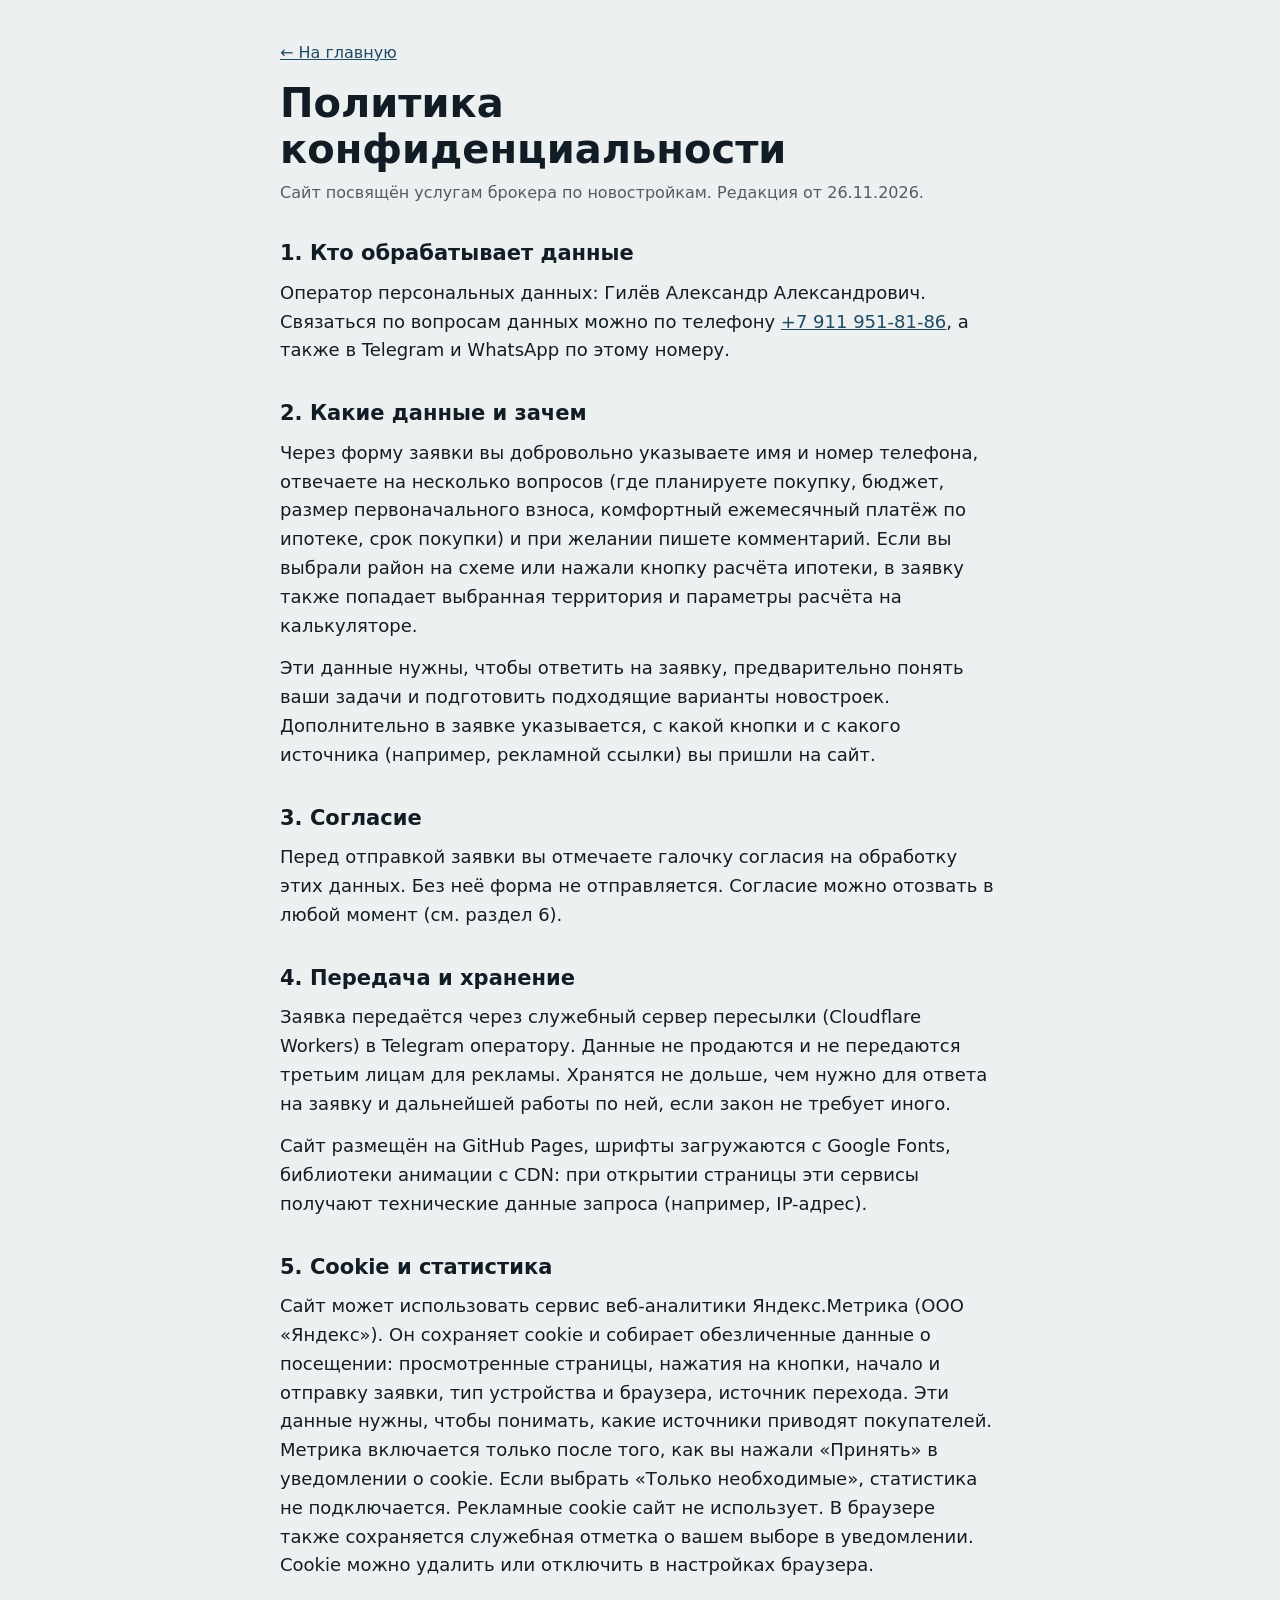
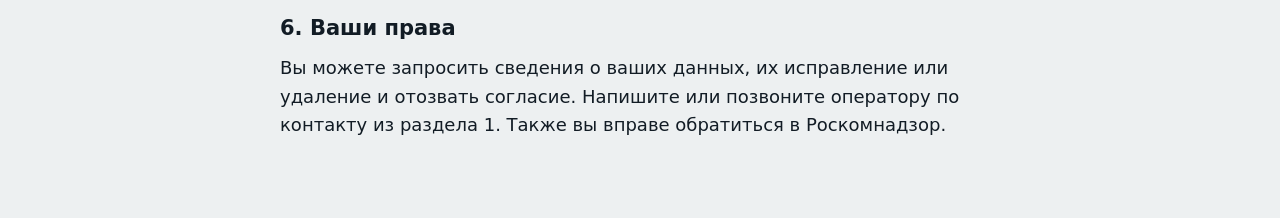
<file: privacy.html>
<!doctype html>
<html lang="ru">
<head>
<meta charset="utf-8">
<meta name="viewport" content="width=device-width, initial-scale=1">
<title>Политика конфиденциальности - Александр Гилёв</title>
<meta name="description" content="Какие данные собирает сайт брокера по новостройкам Александра Гилёва, зачем и как их удалить.">
<style>
:root{--bg:#edf0f1;--text:#121c25;--muted:#515d66;--accent:#1f4a63}
body{margin:0;background:var(--bg);color:var(--text);font:18px/1.6 system-ui,-apple-system,"Segoe UI",sans-serif}
main{max-width:720px;margin:0 auto;padding:40px 20px 64px}
h1{font-size:clamp(28px,5vw,40px);line-height:1.15;margin:0 0 8px}
h2{font-size:21px;margin:32px 0 8px}
p{margin:0 0 14px}
a{color:var(--accent)}
.note{color:var(--muted);font-size:16px}
</style>
</head>
<body>
<main>
<p class="note"><a href="index.html">← На главную</a></p>
<h1>Политика конфиденциальности</h1>
<p class="note">Сайт посвящён услугам брокера по новостройкам. Редакция от 26.11.2026.</p>

<h2>1. Кто обрабатывает данные</h2>
<p>Оператор персональных данных: Гилёв Александр Александрович. Связаться по вопросам данных можно по телефону <a href="tel:+79119518186">+7 911 951-81-86</a>, а также в Telegram и WhatsApp по этому номеру.</p>

<h2>2. Какие данные и зачем</h2>
<p>Через форму заявки вы добровольно указываете имя и номер телефона, отвечаете на несколько вопросов (где планируете покупку, бюджет, размер первоначального взноса, комфортный ежемесячный платёж по ипотеке, срок покупки) и при желании пишете комментарий. Если вы выбрали район на схеме или нажали кнопку расчёта ипотеки, в заявку также попадает выбранная территория и параметры расчёта на калькуляторе.</p>
<p>Эти данные нужны, чтобы ответить на заявку, предварительно понять ваши задачи и подготовить подходящие варианты новостроек. Дополнительно в заявке указывается, с какой кнопки и с какого источника (например, рекламной ссылки) вы пришли на сайт.</p>

<h2>3. Согласие</h2>
<p>Перед отправкой заявки вы отмечаете галочку согласия на обработку этих данных. Без неё форма не отправляется. Согласие можно отозвать в любой момент (см. раздел 6).</p>

<h2>4. Передача и хранение</h2>
<p>Заявка передаётся через служебный сервер пересылки (Cloudflare Workers) в Telegram оператору. Данные не продаются и не передаются третьим лицам для рекламы. Хранятся не дольше, чем нужно для ответа на заявку и дальнейшей работы по ней, если закон не требует иного.</p>
<p>Сайт размещён на GitHub Pages, шрифты загружаются с Google Fonts, библиотеки анимации с CDN: при открытии страницы эти сервисы получают технические данные запроса (например, IP-адрес).</p>

<h2 id="cookie">5. Cookie и статистика</h2>
<p>Сайт может использовать сервис веб-аналитики Яндекс.Метрика (ООО «Яндекс»). Он сохраняет cookie и собирает обезличенные данные о посещении: просмотренные страницы, нажатия на кнопки, начало и отправку заявки, тип устройства и браузера, источник перехода. Эти данные нужны, чтобы понимать, какие источники приводят покупателей. Метрика включается только после того, как вы нажали «Принять» в уведомлении о cookie. Если выбрать «Только необходимые», статистика не подключается. Рекламные cookie сайт не использует. В браузере также сохраняется служебная отметка о вашем выборе в уведомлении. Cookie можно удалить или отключить в настройках браузера.</p>

<h2>6. Ваши права</h2>
<p>Вы можете запросить сведения о ваших данных, их исправление или удаление и отозвать согласие. Напишите или позвоните оператору по контакту из раздела 1. Также вы вправе обратиться в Роскомнадзор.</p>
</main>
</body>
</html>
</file>
